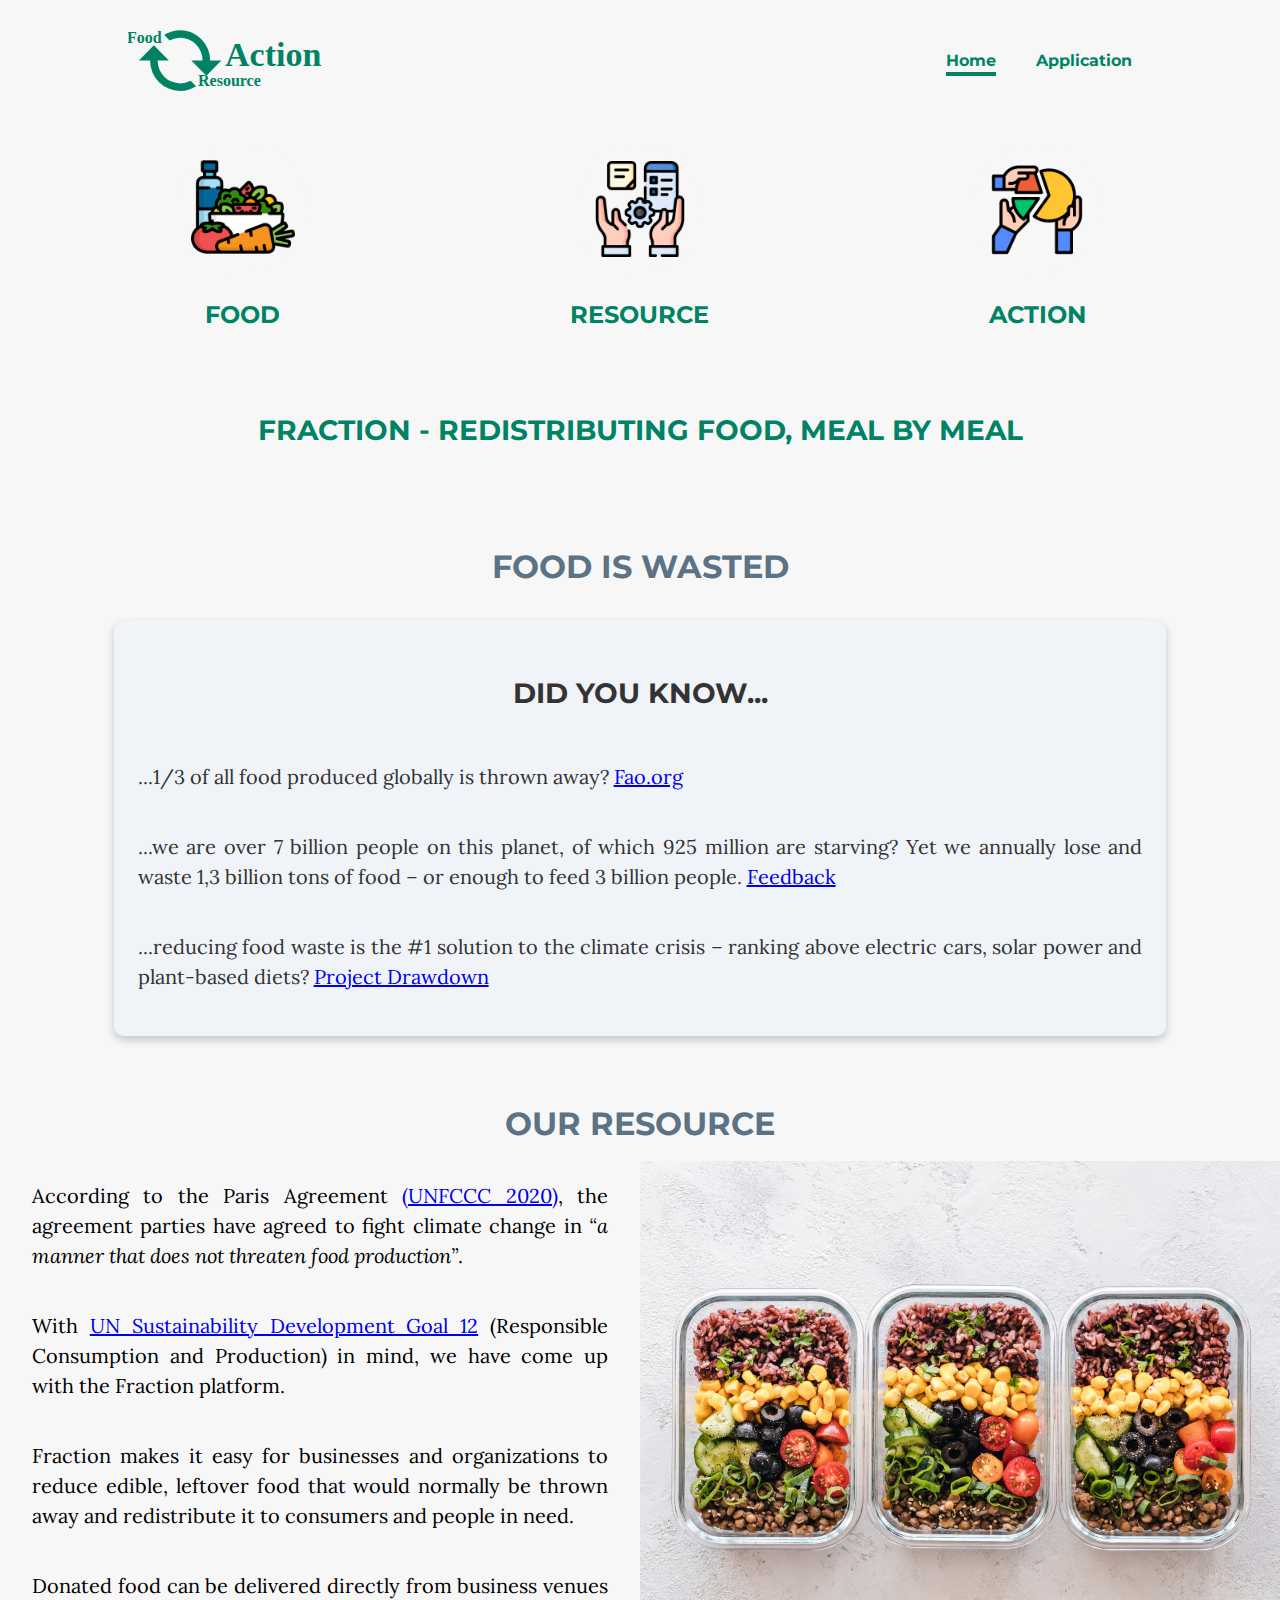
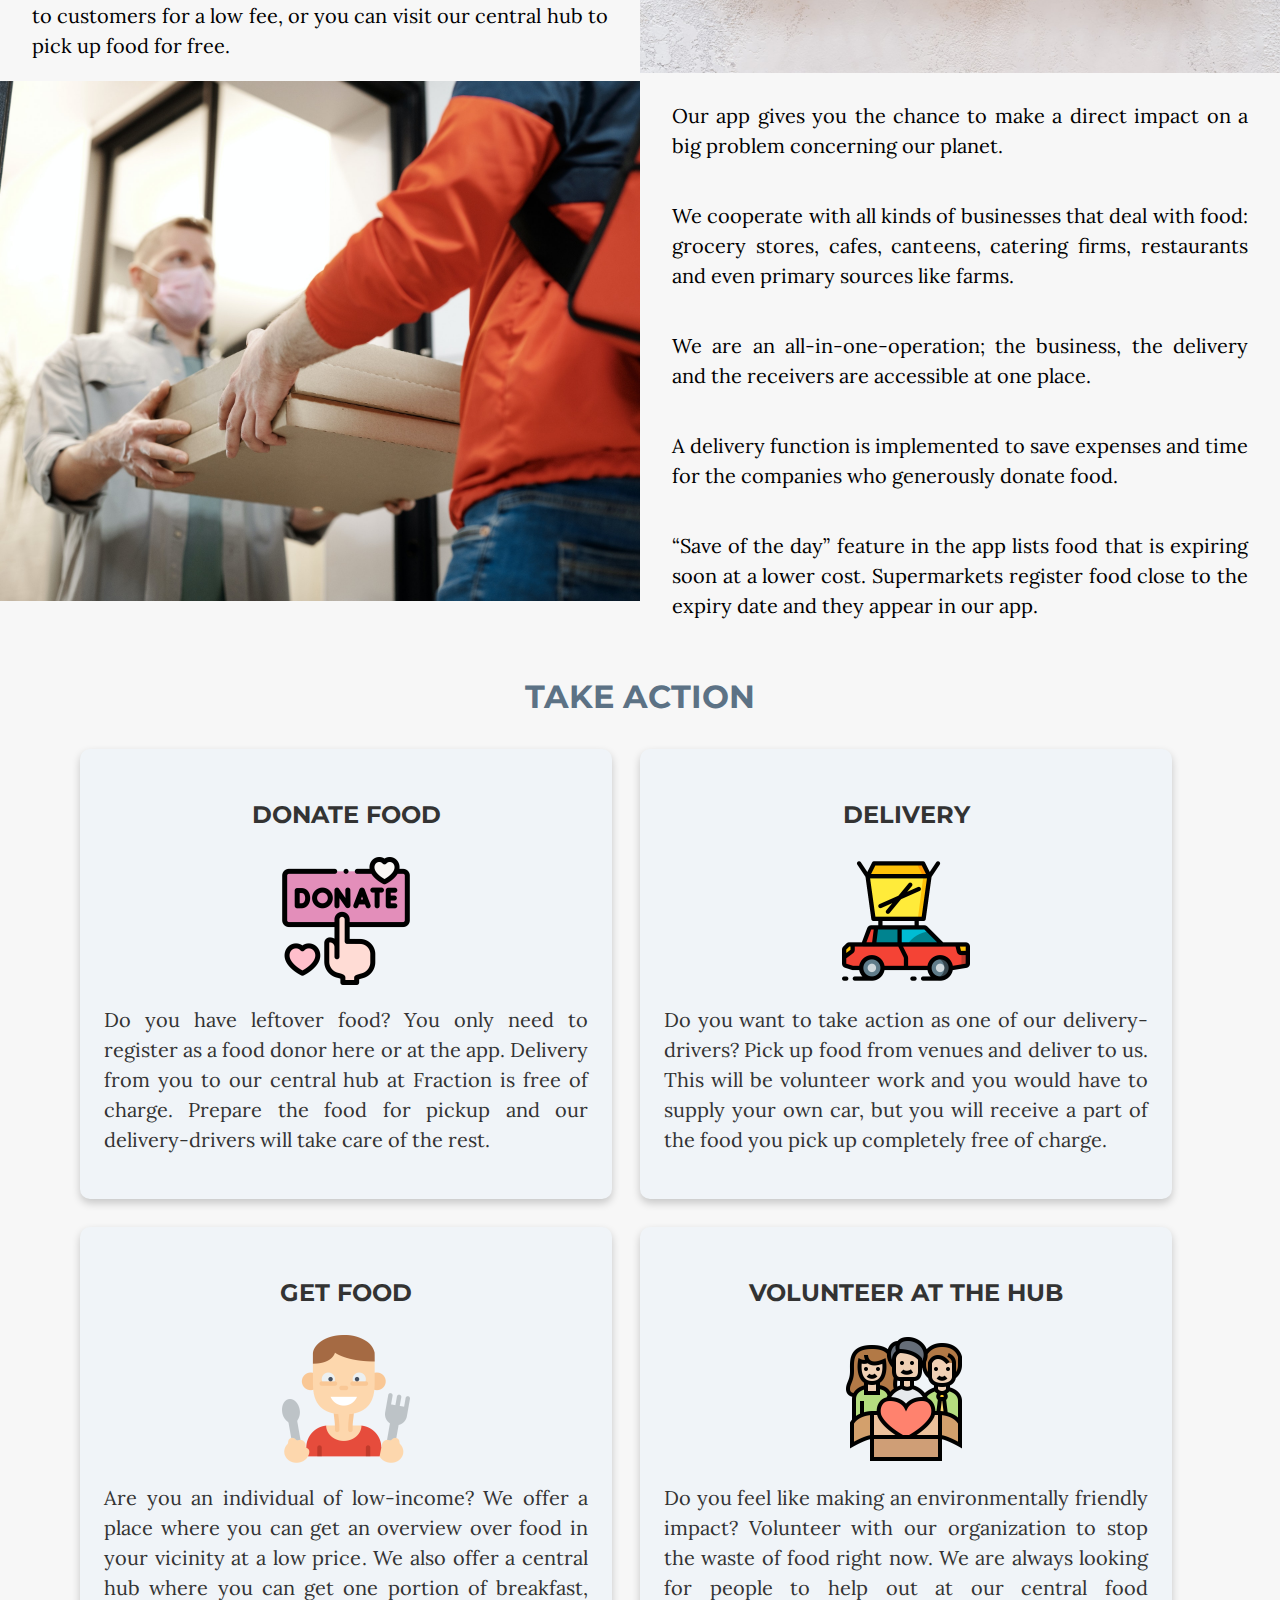
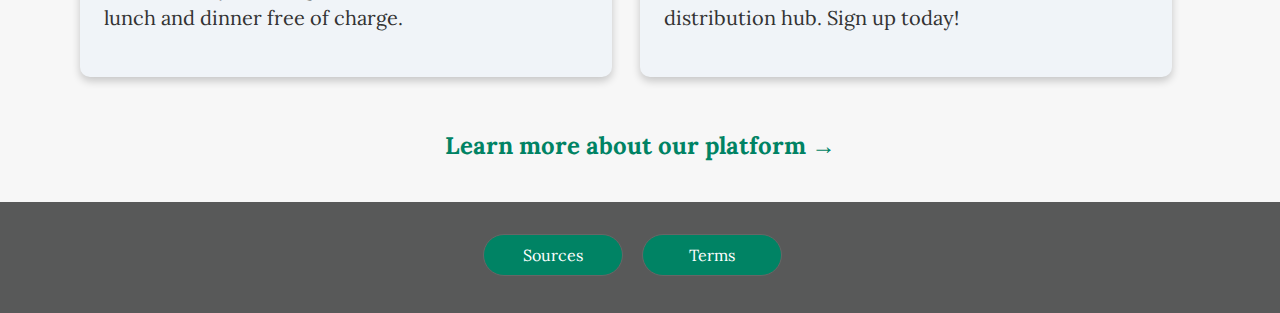
<file: index.html>
<!DOCTYPE html>
<html lang="en">

<!-- HEAD & STYLING -->

<head>
  <meta charset="UTF-8">
  <meta name="viewport" content="width=device-width, initial-scale=1.0">
  <meta http-equiv="X-UA-Compatible" content="ie=edge">
  <link rel="stylesheet" href="styles/global.css">
  <link rel="stylesheet" href="styles/index.css">
  <link rel="stylesheet" href="styles/navbar.css">
  <link href="https://fonts.googleapis.com/css?family=Lora:400,700|Montserrat:400" rel="stylesheet">
  <link rel="shortcut icon" href="img/Icons/favicon.ico" />
  <title>Fraction | Home</title>
</head>

<!-- NAVIGATION BAR -->
<navbar>
  <a id="logo" href="index.html"><img src="img/Icons/logo-green.svg" alt="logo"></a>
  <a id="logo-m" href="index.html"><img src="img/Icons/logo-green-m.svg" alt="Mobile logo"></a>
  <nav>
    <ul class="navbaren">
      <li><a class="active" href="index.html">Home</a></li>
      <li><a href="app.html">Application</a></li>
    </ul>
  </nav>
</navbar>

<body>


  <main id="main">

    <!-- SECTION ONE -->
    <section id="section-a" class="grid">

      <div class="content-wrap">
        <div class="content-text">
          <ul class="nav-grid">
            <li><br><img class="icons" src="img/Icons/iconh1.png" alt="Image showing food icon"><strong>
                <h3>FOOD</h3>
              </strong><br>
            </li>
            <li><br><img class="icons" src="img/Icons/iconh2.png" alt="Image showing icon of mobile phone and utilities"><strong>
                <h3>RESOURCE</h3>
              </strong><br>
            </li>
            <li><br><img class="icons" src="img/Icons/iconh3.png" alt="Image showing icon of a pie chart and hands"><strong>
                <h3>ACTION</h3>
              </strong><br>
            </li>
          </ul>
          <div class="content-wrap">
            <h2>Fraction - redistributing food, meal by meal</h2>
          </div>
        </div>
      </div>
      </div>
    </section>


    <!-- SECTION TWO -->
    <h1 class="content title">Food is wasted</h1>
    <section id="section-b" class="grid">

      <ul>
        <li>
          <div class="card">
            <div class="card-content">
              <h2>Did you know...</h2>
              <p>...1/3 of all food produced globally is thrown away? <a href="http://www.fao.org/food-loss-and-food-waste/flw-data)" target="_blank">Fao.org</a>
              </p>
              <p>
                ...we are over 7 billion people on this planet, of which 925 million are starving?
                Yet we annually lose and waste 1,3 billion tons of food – or enough to feed 3 billion people. <a href="https://feedbackglobal.org/knowledge-hub/food-waste-scandal/" target="_blank">Feedback</a>
              </p>

              <p>...reducing food waste is the #1 solution to the climate crisis – ranking above electric cars, solar power and plant-based diets?
                <a href="https://drawdown.org/" target="_blank">Project Drawdown</a>
              </p>
            </div>
          </div>
        </li>
      </ul>
    </section>


    <!-- SECTION THREE -->
    <h1 class="content title">Our Resource</h1>
    <section id="section-d" class="grid">
      <div class="box">

        <p>According to the Paris Agreement <a href="https://unfccc.int/process-and-meetings/the-paris-agreement/the-paris-agreement/nationally-determined-contributions-ndcs" target="_blank">(UNFCCC 2020)</a>, the agreement parties have agreed to
          fight climate change in <em>“a manner that does not threaten food production”</em>.
        </p>
        <p>
          With <a href="https://sdgs.un.org/goals/goal12" target="_blank">UN Sustainability Development Goal 12</a> (Responsible Consumption and Production)
          in mind, we have come up with the Fraction platform.</p>

        <p>Fraction makes it easy for businesses and organizations to reduce edible,
          leftover food that would normally be thrown away and redistribute it to consumers and people in need.</p>
        <p>
          Donated food can be delivered directly from business venues to customers for a low fee,
          or you can visit our central hub to pick up food for free.
        </p>
      </div>
      <div class="box">
        <img class="picture-noshow" src="img/fraction.jpg" alt="Picture of three vegetable meals.">
        <img class="mobilepicture" src="img/fraction-m.jpg" alt="Picture of three vegetable meals.">
      </div>
    </section>

    <!-- SECTION FOUR -->
    <section id="section-dt" class="grid">
      <div class="box">
        <img class="picture-noshow" src="img/delivery.jpg" alt="Picture of a guy delivering food.">
        <img class="mobilepicture" src="img/delivery-m.jpg" alt="Picture of three vegetable meals.">
      </div>
      <div class="box">
        <p>
          Our app gives you the chance to make a direct impact on a big problem concerning our planet.</p>
        <p>
          We cooperate with all kinds of businesses that deal with food: grocery stores, cafes, canteens, catering firms, restaurants and even primary sources like farms.</p>
        <p>We are an all-in-one-operation; the business, the delivery and the receivers are accessible at one place.</p>
        <p>A delivery function is implemented to save expenses and time for the companies who generously donate food. </p>
        <p>“Save of the day” feature in the app lists food that is expiring soon at a lower cost.
          Supermarkets register food close to the expiry date and they appear in our app.
        </p>
      </div>
    </section>

    <!-- SECTION FIVE -->
    <h1 class="content title">Take Action</h1>
    <section id="section-e" class="grid">
      <ul>
        <li>
          <div class="card">
            <div class="card-content tekst">
              <h3 class="card-title">Donate Food</h3>
              <img class="icons" src="img/Icons/donate.png" alt="Icon showing a donate button">
              <p>Do you have leftover food? You only need to register as a food donor here or at the app.
                Delivery from you to our central hub at Fraction is free of charge.
                Prepare the food for pickup and our delivery-drivers will take care of the rest.</p>


            </div>
          </div>
        </li>
        <li>
          <div class="card">
            <div class="card-content tekst">
              <h3 class="card-title">Delivery</h3>
              <img class="icons" src="img/Icons/car.png" alt="Icon showing a delivery car">
              <p>Do you want to take action as one of our delivery-drivers? Pick up food from venues and deliver to us.
                This will be volunteer work and you would have to supply your own car,
                but you will receive a part of the food you pick up completely free of charge.</p>
            </div>
          </div>
        </li>
        <li>
          <div class="card">
            <div class="card-content tekst">
              <h3 class="card-title">Get Food</h3>
              <img class="icons" src="img/Icons/eating.png" alt="Icon show a person eating">
              <p>Are you an individual of low-income? We offer a place where you can get an overview over food in your vicinity at a low price.
                We also offer a central hub where you can get one portion of breakfast, lunch and dinner free of charge.</p>

            </div>
          </div>
        </li>
        <li>
          <div class="card">
            <div class="card-content tekst">
              <h3 class="card-title">Volunteer at the Hub</h3>
              <img class="icons" src="img/Icons/volunteer.png" alt="Icon showing volunteers">
              <p>Do you feel like making an environmentally friendly impact?
                Volunteer with our organization to stop the waste of food right now.
                We are always looking for people to help out at
                our central food distribution hub. Sign up today!
              </p>

            </div>
          </div>
        </li>
      </ul>
    </section>

  </main>

  <div class="arrow picture-noshow">
    <a href="app.html">Learn more about our platform &#8594;</a>
  </div>

  <div class="arrow mobilepicture">
    <a href="app.html">Learn more &#8594;</a>
  </div>

  <!-- FOOTER -->
  <footer id="main-footer">
    <div><a href="sources.html" class="btn">Sources</a>
      <a href="terms.html" class="btn">Terms</a>
    </div>
  </footer>

</body>

</html>
</file>
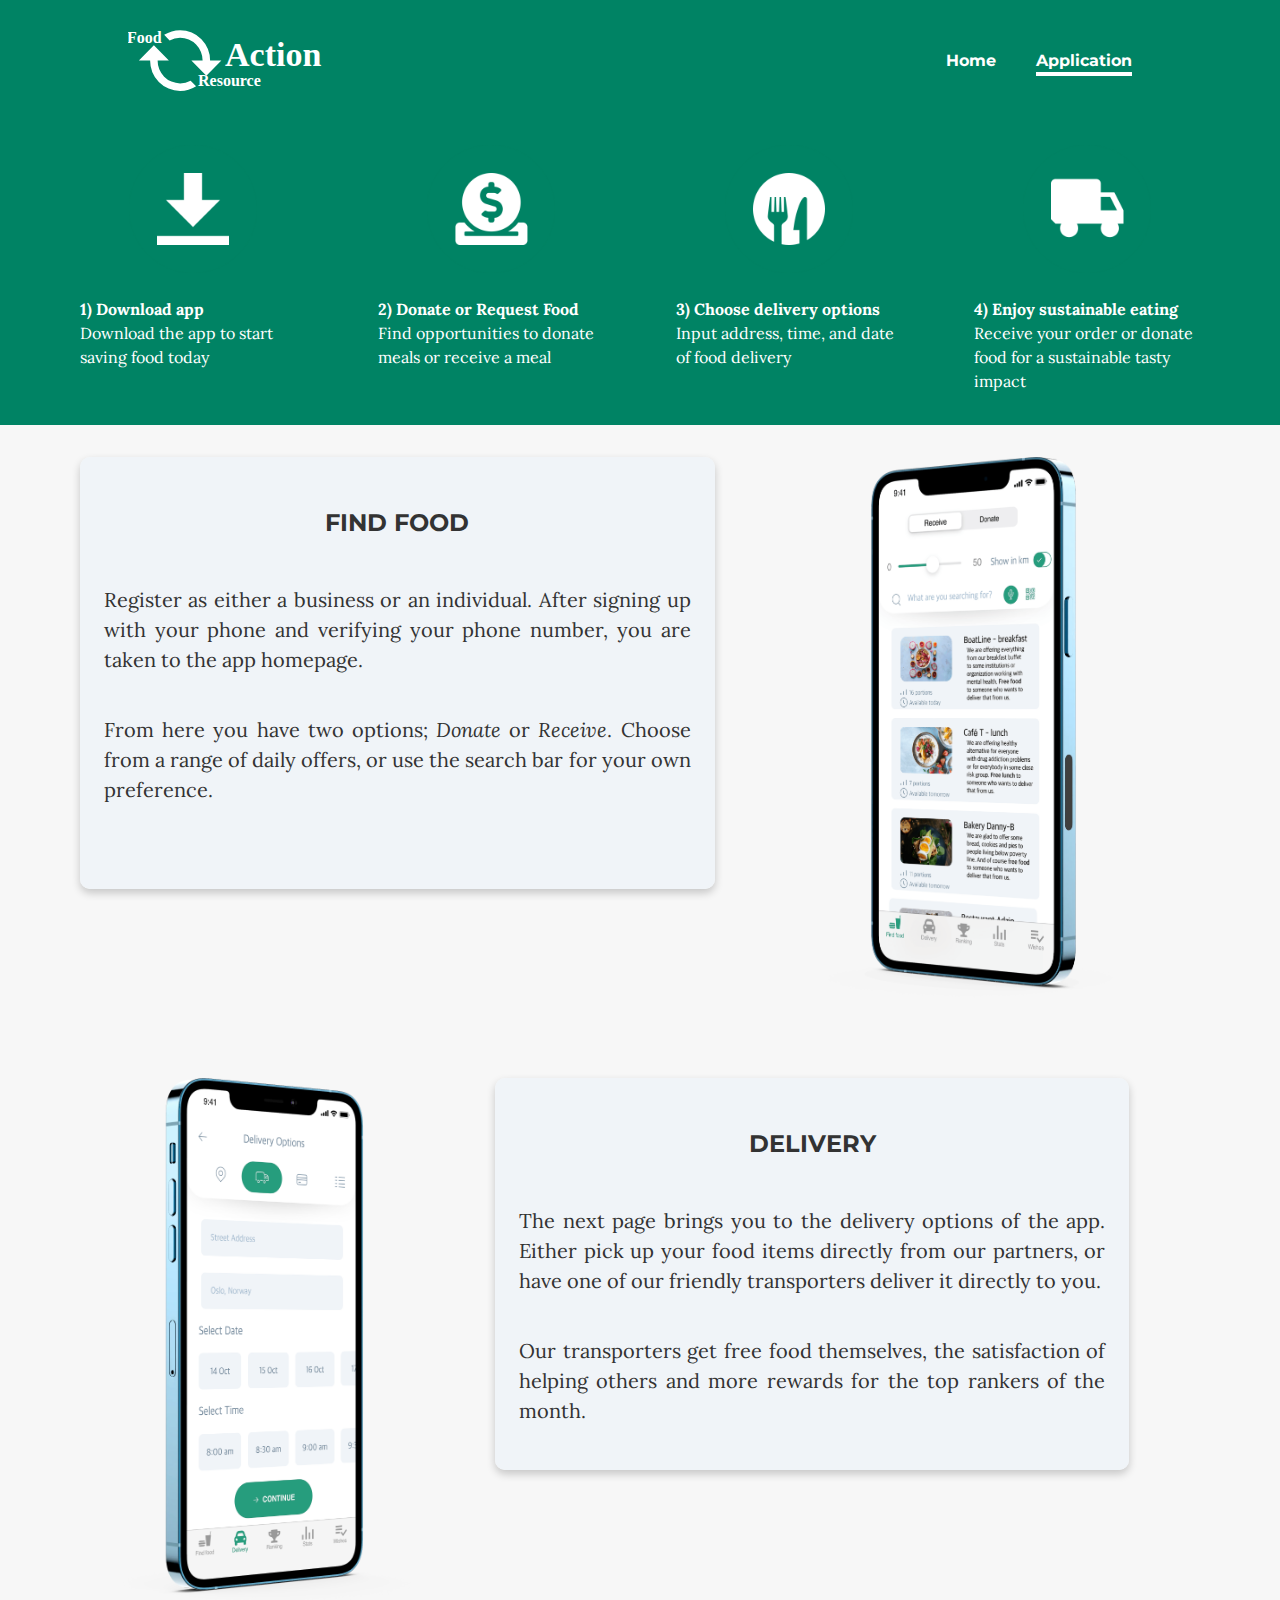
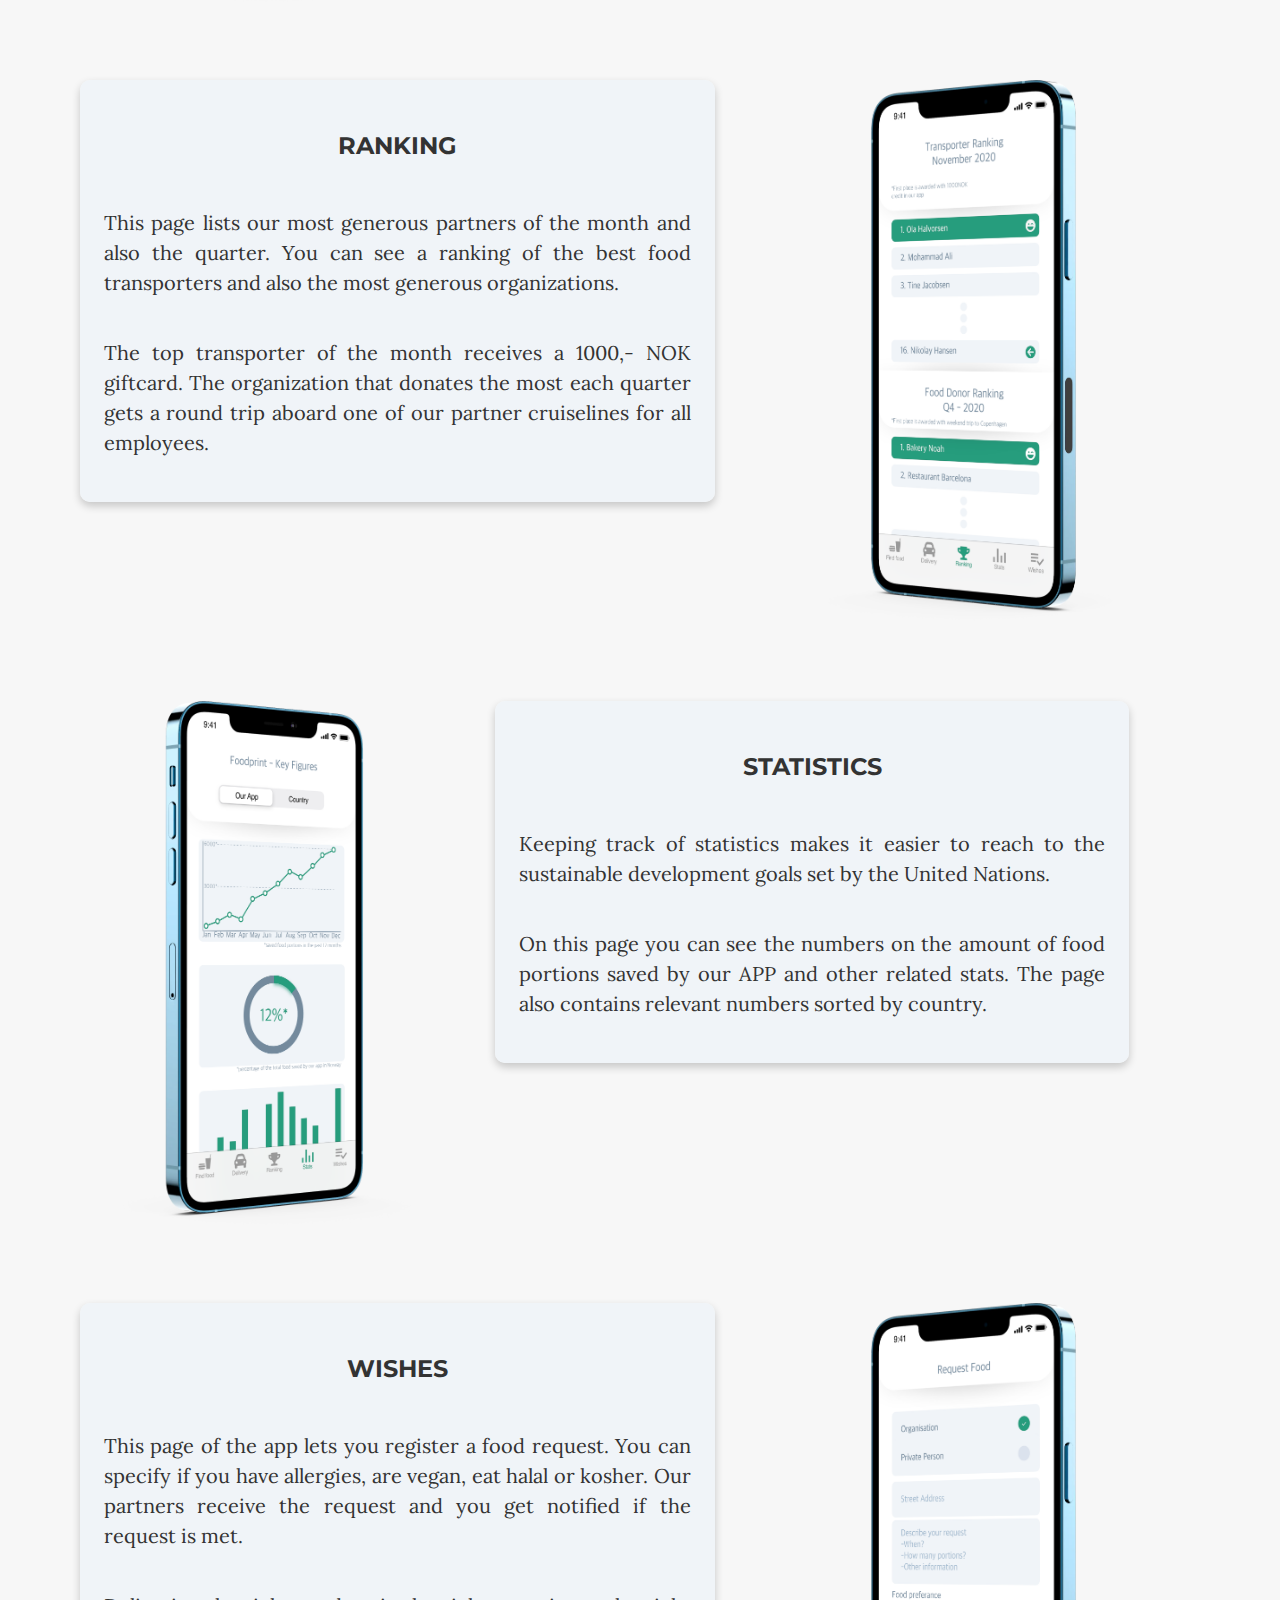
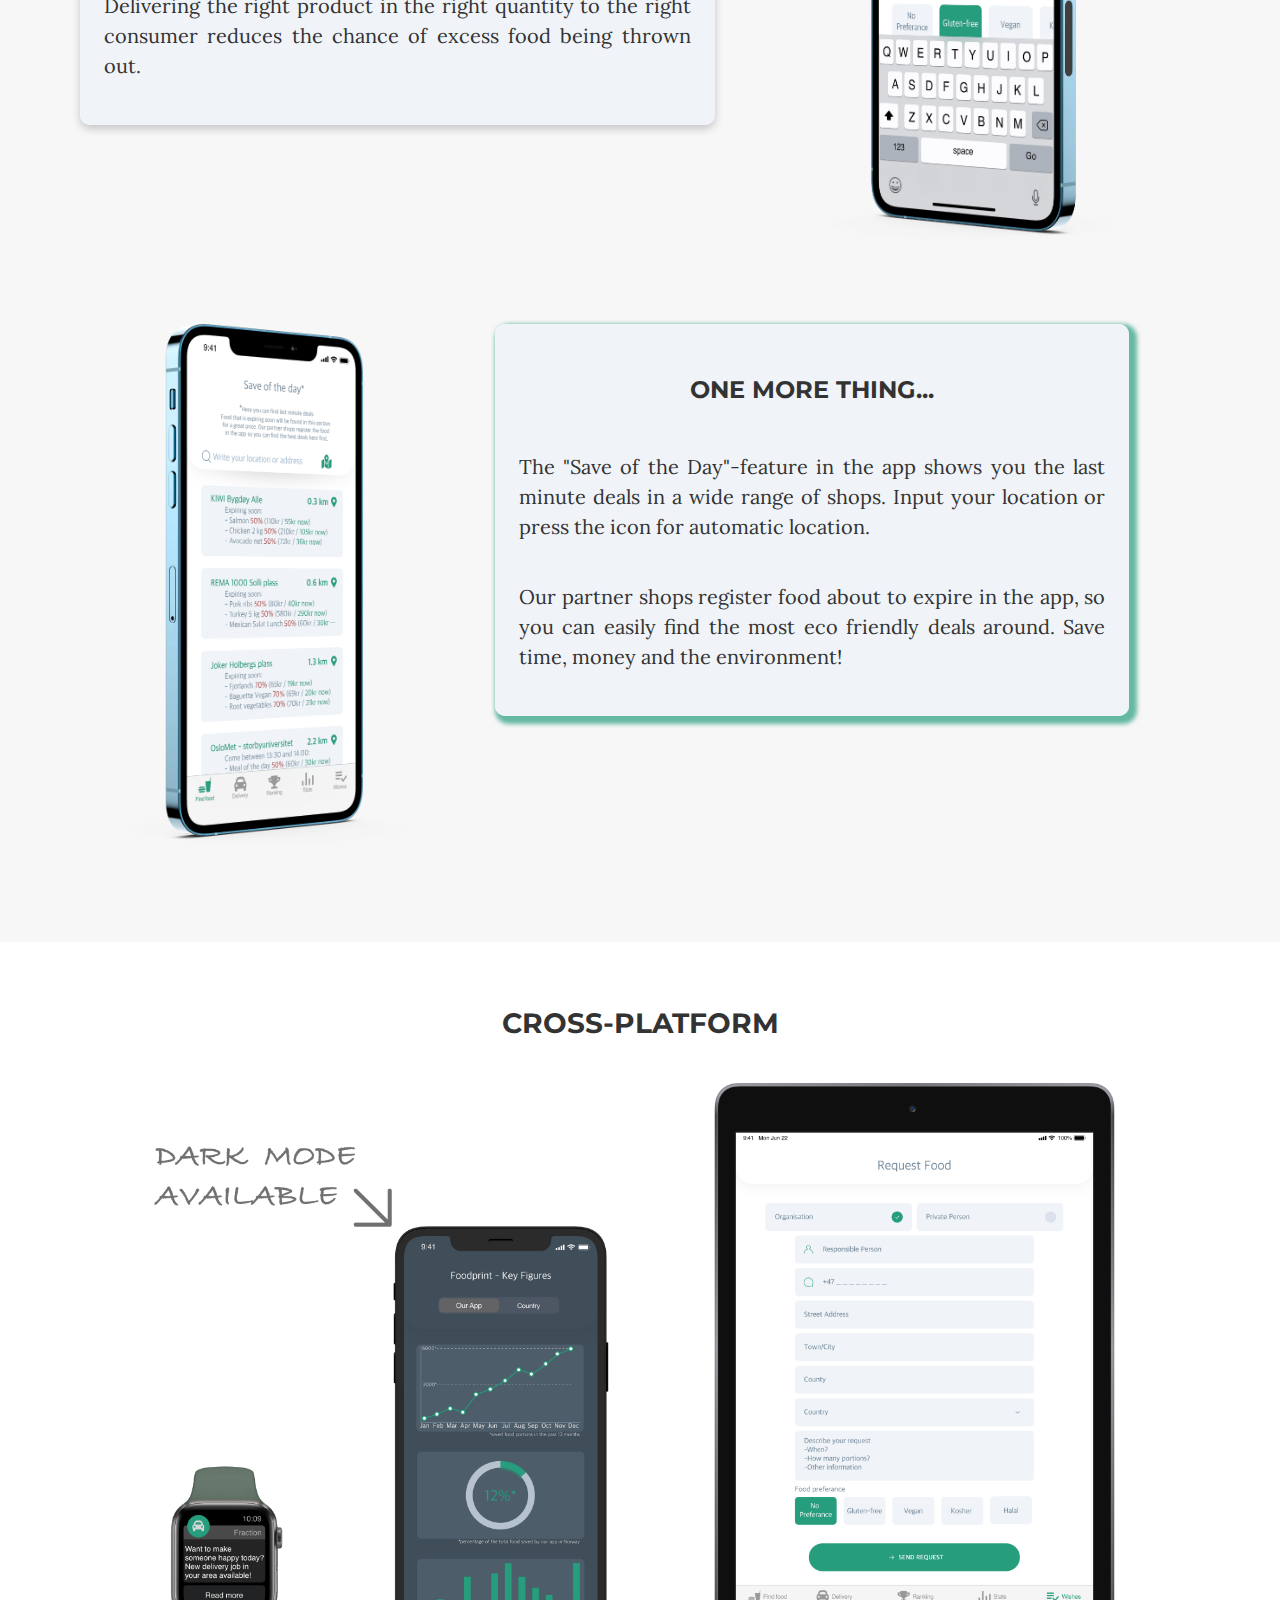
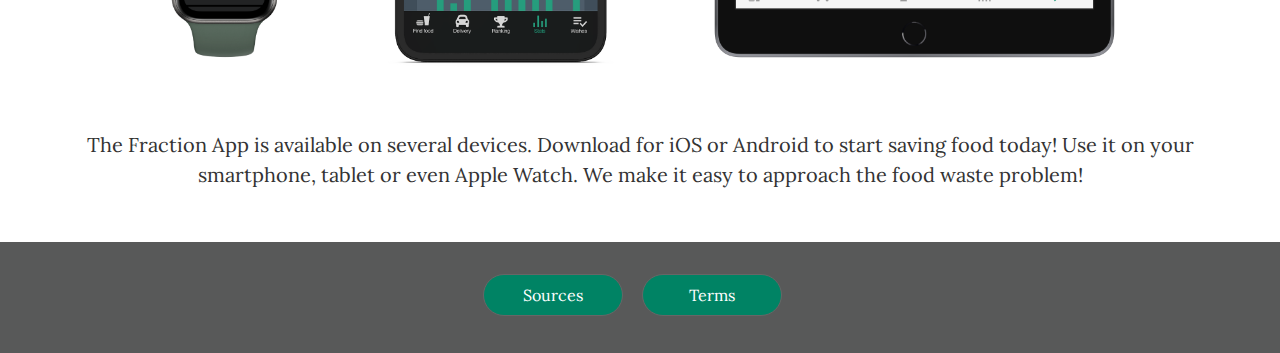
<file: app.html>
<!DOCTYPE html>
<html lang="en">

<!-- HEAD & STYLING -->

<head>
  <meta charset="UTF-8">
  <meta name="viewport" content="width=device-width, initial-scale=1.0">
  <meta http-equiv="X-UA-Compatible" content="ie=edge">
  <link rel="stylesheet" href="styles/global.css">
  <link rel="stylesheet" href="styles/app.css">
  <link rel="stylesheet" href="styles/navbar.css">
  <link href="https://fonts.googleapis.com/css?family=Lora:400,700|Montserrat:400" rel="stylesheet">
  <link rel="shortcut icon" href="img/Icons/favicon.ico" />
  <title>Fraction | App </title>
</head>

<!-- NAVIGATION BAR -->
<navbar>
  <a id="logo" href="index.html"><img src="img/Icons/logo.svg" alt="logo"></a>
  <a id="logo-m" href="index.html"><img src="img/Icons/logo-m.svg" alt="Mobile logo"></a>
  <nav>
    <ul class="navbaren">
      <li><a href="index.html">Home</a></li>
      <li><a class="active" href="app.html">Application</a></li>
    </ul>
  </nav>
</navbar>

<body>

  <main id="main">

    <!-- SECTION ONE -->
    <section id="section-a" class="grid">
      <div class="content-wrap">
        <div class="content-text">
          <ul class="nav-grid">
            <li><br><img class="icons" src="img/Icons/icon1.png" alt="Image showing download icon"><br><strong>1) Download app</strong><br>Download the app to start saving food today
            </li>
            <li><br><img class="icons" src="img/Icons/icon2.png" alt="Image showing donate icon"><br><strong>2) Donate or Request Food</strong><br>Find opportunities to donate meals or receive a meal
            </li>
            <li><br><img class="icons" src="img/Icons/icon3.png" alt="Image showing truck icon"><br><strong>3) Choose delivery options</strong><br>Input address, time, and date of food delivery
            </li>
            <li><br><img class="icons" src="img/Icons/icon4.png" alt="Image showing meal icon"><br><strong>4) Enjoy sustainable eating</strong><br>Receive your order or donate food for a sustainable tasty impact
            </li>
          </ul>
        </div>
      </div>
      </div>
    </section>

    <!-- SECTION TWO -->
    <section id="section-b" class="grid">
      <!--Start of first APP menu --->
      <ul>
        <li>
          <div class="card">
            <div class="card-content tekst">
              <h3 class="card-title">Find Food</h3>
              <p>Register as either a business or an individual.
                After signing up with your phone and verifying your phone number, you are taken to the app homepage.</p>
              <p>From here you have two options; <em>Donate</em> or <em>Receive</em>.
                Choose from a range of daily offers, or use the search bar for your own preference.
              </p>
              </p>
              <!--IMAGE FOR MOBILE DEVICES --->
              <img class="mobilepicture" src="img/AppMobile/1mobile.png" alt="Mobile version of picture one">
            </div>
          </div>
        </li>
        <li>
          <div class="card bilde">
            <img src="img/App/iphone1.png" alt="Image showing central part of an app">
          </div>
        </li>
      </ul>
      <!--Start of second APP menu --->
      <ul class="left">
        <li>
          <div class="card bilde">
            <img src="img/App/iphone2.png" alt="Image shows how delivery works in real life by using app">
          </div>
        </li>
        <li>
          <div class="card">
            <div class="card-content tekst">
              <h3 class="card-title">Delivery</h3>
              <p>The next page brings you to the delivery options of the app. Either pick up your food items
                directly from our partners, or have one of our friendly transporters deliver it directly to you.</p>
              <p>Our transporters get free food themselves, the satisfaction of helping others and more rewards
                for the top rankers of the month.</p>
              <!--IMAGE FOR MOBILE DEVICES --->
              <img class="mobilepicture" src="img/AppMobile/2mobile.png" alt="Mobile
              version of delivery in app">
            </div>
          </div>
        </li>
      </ul>
      <!--Start of third APP menu --->
      <ul>
        <li>
          <div class="card">
            <div class="card-content tekst">
              <h3 class="card-title">Ranking</h3>
              <p>This page lists our most generous partners of the month and also the quarter.
                You can see a ranking of the best food transporters and also the most generous
                organizations.</p>
              <p>The top transporter of the month receives a 1000,- NOK giftcard.
                The organization that donates the most each quarter gets a round trip aboard
                one of our partner cruiselines
                for all employees.
              </p>
              <!--IMAGE FOR MOBILE DEVICES --->
              <img class="mobilepicture" src="img/AppMobile/3mobile.png" alt="Image shows how
              ranking works on our app with some generated names">
            </div>
          </div>
        </li>
        <li>
          <div class="card bilde">
            <img src="img/App/iphone3.png" alt="Mobile verson of ranking picture">
          </div>
        </li>
      </ul>
      <!--Start of fourth APP menu --->
      <ul class="left">
        <li>
          <div class="card bilde">
            <img src="img/App/iphone4.png" alt="Image shows how statistics works
            on our app with some information about 2020">
          </div>
        </li>
        <li>
          <div class="card">
            <div class="card-content tekst">
              <h3 class="card-title">Statistics</h3>
              <p>Keeping track of statistics makes it easier to reach to the
                sustainable development goals set by the United Nations.</p>
              <p>On this page you can see the numbers on the amount of food portions saved by our APP
                and other related stats. The page also contains relevant numbers sorted by country.</p>
              <!--IMAGE FOR MOBILE DEVICES --->
              <img class="mobilepicture" src="img/AppMobile/4mobile.png" alt="Mobile verson of statistics picture">
            </div>
          </div>
        </li>
      </ul>
      <!--Start of fifth APP menu --->
      <ul>
        <li>
          <div class="card">
            <div class="card-content tekst">
              <h3 class="card-title">Wishes</h3>
              <p>This page of the app lets you register a food request. You can specify if you have
                allergies, are vegan, eat halal or kosher. Our partners receive the request and
                you get notified if the request is met.</p>
              <p>Delivering the right product in the right quantity to the right consumer reduces the
                chance of excess food being thrown out.</p>
              <!--IMAGE FOR MOBILE DEVICES --->
              <img class="mobilepicture" src="img/AppMobile/5mobile.png" alt="Image showing how requests works on app">
            </div>
          </div>
        </li>
        <li>
          <div class="card bilde">
            <img src="img/App/iphone5.png" alt="Mobile version of a last picture">
          </div>
        </li>
      </ul>
      <!--Start of sixth APP menu --->
      <ul class="left">
        <li>
          <div class="card bilde">
            <img src="img/App/iphone6.png" alt="Image shows how statistics works
            on our app with some information about 2020">
          </div>
        </li>
        <li>
          <div id="card6">
            <div class="card-content tekst">
              <h3 class="card-title">One more thing...</h3>
              <p>The "Save of the Day"-feature in the app shows you the last minute deals in a wide range of
                shops. Input your location or press the icon for automatic location.</p>
              <p>Our partner shops register food about to expire in the app, so you can easily find
                the most eco friendly deals around. Save time, money and the environment!</p>
              <!--IMAGE FOR MOBILE DEVICES --->
              <img class="mobilepicture" src="img/AppMobile/6mobile.png" alt="Mobile verson of statistics picture">
            </div>
          </div>
        </li>
      </ul>
      </ul>
    </section>

    <!--MULTIPLATFORM SECTION --->
    <section id="section-c">
      <div class="content-wrap">
        <h2 class="content" id="title">Cross-platform</h2>
        <img id="devices" src="img/App/alldevices.png" alt="Picture of the app on multiple mobile devices">
        <!--IMAGE FOR MOBILE DEVICES --->
        <img id="devices-mobile" src="img/AppMobile/alldevicesmobile.png" alt="Picture of the app on multiple mobile devices">
        <p>The Fraction App is available on several devices.
          Download for iOS or Android to start saving food today!
          Use it on your smartphone, tablet or even Apple Watch. We make it easy to approach the food waste problem!</p>
      </div>
    </section>

  </main>

  <!-- FOOTER -->
  <footer id="main-footer">
    <div><a href="sources.html" class="btn">Sources</a>
      <a href="terms.html" class="btn">Terms</a>
    </div>
  </footer>

</body>

</html>
</file>
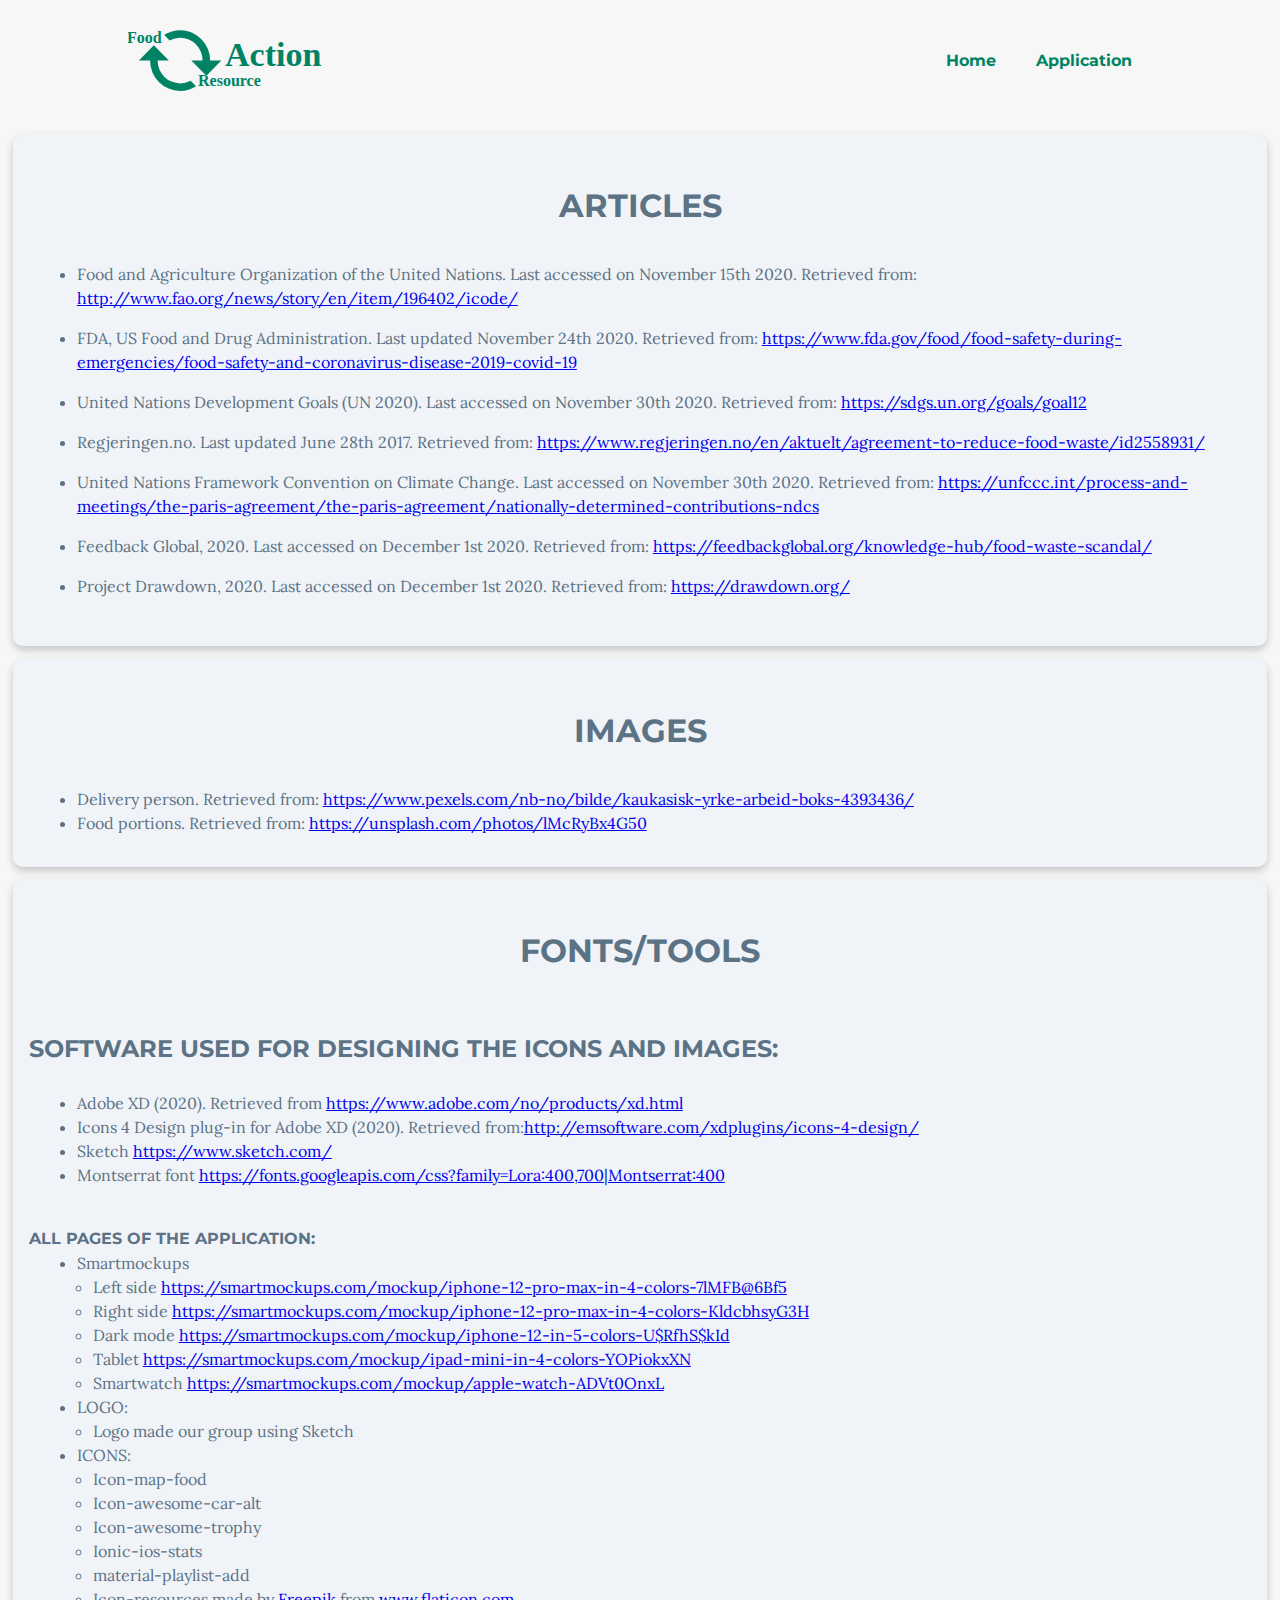
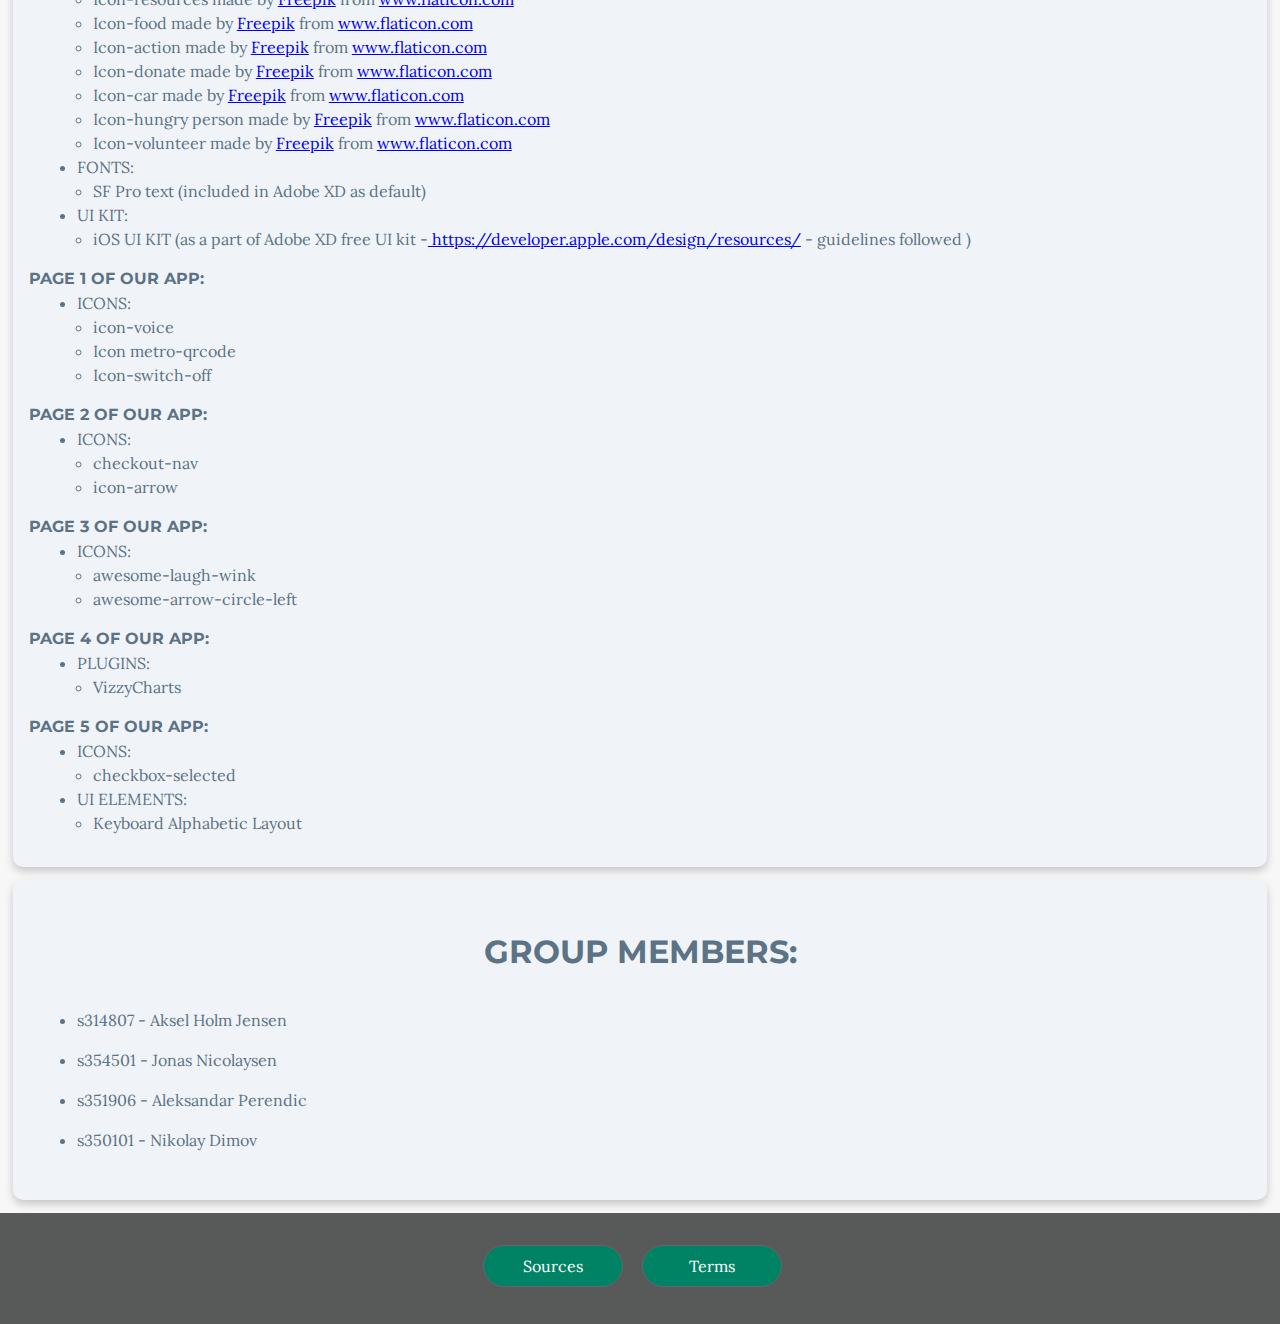
<file: sources.html>
<!DOCTYPE html>
<html lang="en">

<!-- HEAD & STYLING -->

<head>
  <meta charset="UTF-8">
  <meta name="viewport" content="width=device-width, initial-scale=1.0">
  <meta http-equiv="X-UA-Compatible" content="ie=edge">
  <link rel="stylesheet" href="styles/global.css">
  <link rel="stylesheet" href="styles/sources.css">
  <link rel="stylesheet" href="styles/navbar.css">
  <link href="https://fonts.googleapis.com/css?family=Lora:400,700|Montserrat:400" rel="stylesheet">
  <link rel="shortcut icon" href="img/Icons/favicon.ico" />
  <title>Fraction | Sources</title>
</head>

<!-- NAVIGATION BAR -->
<navbar>
  <a id="logo" href="index.html"><img src="img/Icons/logo-green.svg" alt="logo"></a>
  <a id="logo-m" href="index.html"><img src="img/Icons/logo-green-m.svg" alt="Mobile logo"></a>
  <nav>
    <ul class="navbaren">
      <li><a href="index.html">Home</a></li>
      <li><a href="app.html">Application</a></li>
    </ul>
  </nav>
</navbar>

<!-- MAIN -->

<body>
  <div class="source">
    <h1>Articles</h1>
    <ul class="first_line">
      <li class="articles">Food and Agriculture Organization of the United Nations.
        Last accessed on November 15th 2020. Retrieved from: <a href="http://www.fao.org/news/story/en/item/196402/icode/" target="_blank">http://www.fao.org/news/story/en/item/196402/icode/</a>
      </li>

      <li class="articles">FDA, US Food and Drug Administration. Last updated November 24th 2020. Retrieved from:
        <a href="https://www.fda.gov/food/food-safety-during-emergencies/food-safety-and-coronavirus-disease-2019-covid-19" target="_blank">https://www.fda.gov/food/food-safety-during-emergencies/food-safety-and-coronavirus-disease-2019-covid-19</a>
      </li>

      <li class="articles">United Nations Development Goals (UN 2020). Last accessed on November 30th 2020. Retrieved from: <a href="https://sdgs.un.org/goals/goal12" target="_blank">https://sdgs.un.org/goals/goal12</a>
      </li>

      <li class="articles">Regjeringen.no. Last updated June 28th 2017. Retrieved from:
        <a href="https://www.regjeringen.no/en/aktuelt/agreement-to-reduce-food-waste/id2558931/" target="_blank">https://www.regjeringen.no/en/aktuelt/agreement-to-reduce-food-waste/id2558931/</a>
      </li>

      <li class="articles">United Nations Framework Convention on Climate Change. Last accessed on November 30th 2020. Retrieved from:
        <a href="https://unfccc.int/process-and-meetings/the-paris-agreement/the-paris-agreement/nationally-determined-contributions-ndcs"
          target="_blank">https://unfccc.int/process-and-meetings/the-paris-agreement/the-paris-agreement/nationally-determined-contributions-ndcs</a>
      </li>

      <li class="articles">Feedback Global, 2020. Last accessed on December 1st 2020. Retrieved from:
        <a href="https://feedbackglobal.org/knowledge-hub/food-waste-scandal/" target="_blank">https://feedbackglobal.org/knowledge-hub/food-waste-scandal/</a>
      </li>

      <li class="articles">Project Drawdown, 2020. Last accessed on December 1st 2020. Retrieved from:
        <a href="https://drawdown.org/" target="_blank">https://drawdown.org/</a>
      </li>
    </ul>
  </div>

  <div class="source">
    <h1>Images</h1>
    <ul class="first_line">
      <li>Delivery person. Retrieved from: <a href="https://www.pexels.com/nb-no/bilde/kaukasisk-yrke-arbeid-boks-4393436/" target="_blank"
          alt="Picture of a guy delivering food.">https://www.pexels.com/nb-no/bilde/kaukasisk-yrke-arbeid-boks-4393436/</a>
      </li>
      <li>Food portions. Retrieved from: <a href="  https://unsplash.com/photos/lMcRyBx4G50" target="_blank" alt="Picture of three vegetable meals."> https://unsplash.com/photos/lMcRyBx4G50</a>
      </li>
    </ul>
  </div>
  <div class="source">
    <h1>Fonts/Tools</h1>
    <h3>Software used for designing the icons and images:</h3>
    <ul class="first_line">
      <li>Adobe XD (2020). Retrieved from <a href="https://www.adobe.com/no/products/xd.html" target="_blank">https://www.adobe.com/no/products/xd.html</a></li>
      <li>Icons 4 Design plug-in for Adobe XD (2020). Retrieved from:<a href="http://emsoftware.com/xdplugins/icons-4-design/" target="_blank">http://emsoftware.com/xdplugins/icons-4-design/</a> </li>
      <li>Sketch <a href="https://www.sketch.com/" target="_blank">https://www.sketch.com/</a></li>
      <li>Montserrat font <a href="https://fonts.googleapis.com/css?family=Lora:400,700|Montserrat:400">https://fonts.googleapis.com/css?family=Lora:400,700|Montserrat:400</a></li>
    </ul>
    <br>

    <h4>All pages of the application:</h4>
    <ul class="first_line">
      <li>Smartmockups
        <ul class="second_line">
          <li>Left side <a href="https://smartmockups.com/mockup/iphone-12-pro-max-in-4-colors-7lMFB@6Bf5" target="_blank">https://smartmockups.com/mockup/iphone-12-pro-max-in-4-colors-7lMFB@6Bf5</a></li>
          <li>Right side <a href="https://smartmockups.com/mockup/iphone-12-pro-max-in-4-colors-KldcbhsyG3H" target="_blank">https://smartmockups.com/mockup/iphone-12-pro-max-in-4-colors-KldcbhsyG3H</a></li>
          <li>Dark mode <a href="https://smartmockups.com/mockup/iphone-12-in-5-colors-U$RfhS$kId" target="_blank">https://smartmockups.com/mockup/iphone-12-in-5-colors-U$RfhS$kId</a></li>
          <li>Tablet <a href="https://smartmockups.com/mockup/ipad-mini-in-4-colors-YOPiokxXN" target="_blank">https://smartmockups.com/mockup/ipad-mini-in-4-colors-YOPiokxXN</a></li>
          <li>Smartwatch <a href="https://smartmockups.com/mockup/apple-watch-ADVt0OnxL" target="_blank">https://smartmockups.com/mockup/apple-watch-ADVt0OnxL</a></li>
        </ul>
      </li>

      <li>LOGO:
        <ul class="second_line">

          <li>Logo made our group using Sketch</li>
        </ul>
      </li>

      <li>ICONS:
        <ul class="second_line">

          <li>Icon-map-food</li>
          <li>Icon-awesome-car-alt</li>
          <li>Icon-awesome-trophy</li>
          <li>Ionic-ios-stats</li>
          <li>material-playlist-add</li>
          <li>Icon-resources made by <a href="https://www.flaticon.com/authors/freepik" target="_blank" title="Freepik">Freepik</a> from <a href="https://www.flaticon.com/" target="_blank" title="Flaticon">www.flaticon.com</a></li>
          <li>Icon-food made by <a href="https://www.flaticon.com/authors/freepik" target="_blank" title="Freepik">Freepik</a> from <a href="https://www.flaticon.com/" target="_blank" title="Flaticon">www.flaticon.com</a></li>
          <li>Icon-action made by <a href="https://www.flaticon.com/authors/freepik" target="_blank" title="Freepik">Freepik</a> from <a href="https://www.flaticon.com/" target="_blank" title="Flaticon">www.flaticon.com</a></li>
          <li>Icon-donate made by <a href="https://www.flaticon.com/authors/freepik" target="_blank" title="Freepik">Freepik</a> from <a href="https://www.flaticon.com/" target="_blank" title="Flaticon">www.flaticon.com</a></li>
          <li>Icon-car made by <a href="https://www.flaticon.com/authors/freepik" target="_blank" title="Freepik">Freepik</a> from <a href="https://www.flaticon.com/" target="_blank" title="Flaticon">www.flaticon.com</a></li>
          <li>Icon-hungry person made by <a href="https://www.flaticon.com/authors/freepik" target="_blank" title="Freepik">Freepik</a> from <a href="https://www.flaticon.com/" target="_blank" title="Flaticon">www.flaticon.com</a></li>
          <li>Icon-volunteer made by <a href="https://www.flaticon.com/authors/freepik" target="_blank" title="Freepik">Freepik</a> from <a href="https://www.flaticon.com/" target="_blank" title="Flaticon">www.flaticon.com</a></li>

        </ul>
      </li>

      <li>FONTS:
        <ul class="second_line">
          <li>SF Pro text (included in Adobe XD as default)</li>
        </ul>
      </li>

      <li>UI KIT:
        <ul class="second_line">
          <li>iOS UI KIT (as a part of Adobe XD free UI kit -<a href=" https://developer.apple.com/design/resources/" target="_blank"> https://developer.apple.com/design/resources/</a> - guidelines followed )</li>
        </ul>
      </li>

    </ul>

    <h4>Page 1 of our app:</h4>
    <ul class="first_line">
      <li>ICONS:

        <ul class="second_line">
          <li>icon-voice</li>
          <li>Icon metro-qrcode</li>
          <li>Icon-switch-off</li>
        </ul>
      </li>
    </ul>

    <h4>Page 2 of our app:</h4>

    <ul class="first_line">
      <li>ICONS:
        <ul class="second_line">
          <li>checkout-nav</li>
          <li>icon-arrow</li>
        </ul>
      </li>
    </ul>

    <h4>Page 3 of our app:</h4>

    <ul class="first_line">
      <li>ICONS:
        <ul class="second_line">
          <li>awesome-laugh-wink</li>
          <li>awesome-arrow-circle-left</li>
        </ul>
      </li>
    </ul>

    <h4>Page 4 of our app:</h4>
    <ul class="first_line">
      <li>PLUGINS:</li>
      <ul class="second_line">
        <li>VizzyCharts</li>
      </ul>
    </ul>

    <h4>Page 5 of our app:</h4>
    <ul class="first_line">
      <li>ICONS:
        <ul class="second_line">
          <li>checkbox-selected</li>
        </ul>
      </li>

      <li>UI ELEMENTS:
        <ul class="second_line">
          <li>Keyboard Alphabetic Layout</li>
        </ul>
      </li>
    </ul>
  </div>

  <div class="source">
    <h1>Group members:</h1>
    <ul class="first_line">
      <li class="group">s314807 - Aksel Holm Jensen</li>
      <li class="group">s354501 - Jonas Nicolaysen</li>
      <li class="group">s351906 - Aleksandar Perendic</li>
      <li class="group">s350101 - Nikolay Dimov</li>
    </ul>
  </div>
</body>
<footer id="main-footer">
  <div><a href="sources.html" class="btn">Sources</a>
    <a href="terms.html" class="btn">Terms</a>
  </div>
</footer>

</html>
</file>
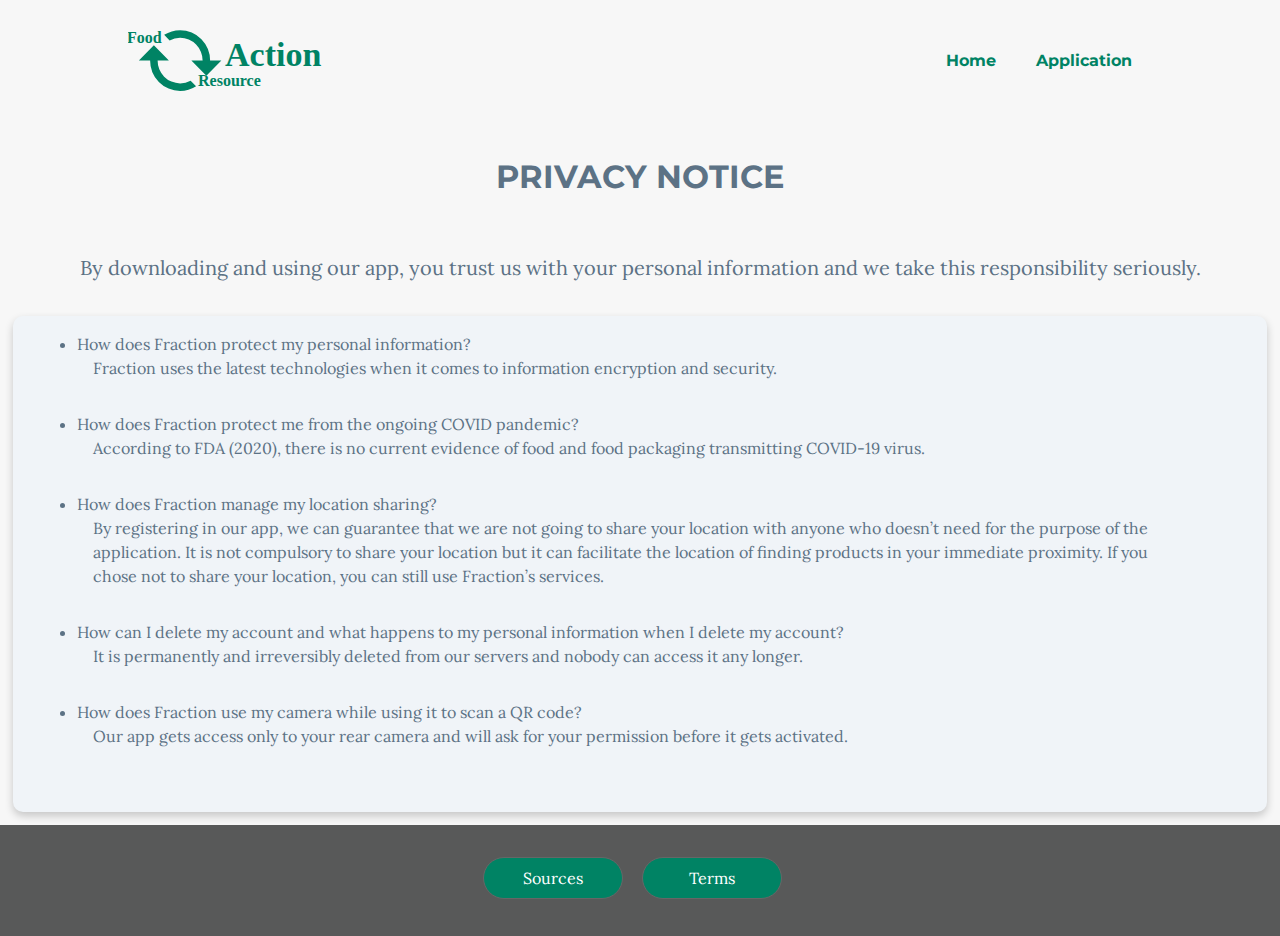
<file: terms.html>
<!DOCTYPE html>
<html lang="en">

<!-- HEAD & STYLING -->

<head>
  <meta charset="UTF-8">
  <meta name="viewport" content="width=device-width, initial-scale=1.0">
  <meta http-equiv="X-UA-Compatible" content="ie=edge">
  <link rel="stylesheet" href="styles/terms.css">
  <link rel="stylesheet" href="styles/navbar.css">
  <link rel="stylesheet" href="styles/global.css">
  <link href="https://fonts.googleapis.com/css?family=Lora:400,700|Montserrat:400" rel="stylesheet">
  <title>Fraction | Terms</title>
  <link rel="shortcut icon" href="img/Icons/favicon.ico" />
</head>

<!-- NAVIGATION BAR -->
<navbar>
  <a id="logo" href="index.html"><img src="img/Icons/logo-green.svg" alt="logo"></a>
  <a id="logo-m" href="index.html"><img src="img/Icons/logo-green-m.svg" alt="Mobile logo"></a>
  <nav>
    <ul class="navbaren">
      <li><a href="index.html">Home</a></li>
      <li><a href="app.html">Application</a></li>
    </ul>
  </nav>
</navbar>


<!-- MAIN -->
<body>
  <h1>Privacy Notice</h1>
  <p class="subtitle">By downloading and using our app, you trust us with your personal information and we take this responsibility seriously.</p>
  <div class="source">
    <ul class="first_line">
      <li>How does Fraction protect my personal information?
        <ul class="second_line">
          <li>Fraction uses the latest technologies when it comes to information encryption and security.</li>
      </li>
    </ul>

    <li>How does Fraction protect me from the ongoing COVID pandemic?
      <ul class="second_line">
        <li>According to FDA (2020), there is no current evidence of food and food packaging transmitting COVID-19 virus.</li>
    </li>
    </ul>

    <li>How does Fraction manage my location sharing?
      <ul class="second_line">
        <li>By registering in our app, we can guarantee that we are not going to share your location with anyone who doesn’t need for the purpose of the application. It is not compulsory to share your location but it can facilitate the location of
          finding products in your immediate proximity. If you chose not to share your location, you can still use Fraction’s services.</li>
    </li>
    </ul>

    <li>How can I delete my account and what happens to my personal information when I delete my account?
      <ul class="second_line">
        <li>It is permanently and irreversibly deleted from our servers and nobody can access it any longer.</li>
      </ul>
    </li>

    <li>How does Fraction use my camera while using it to scan a QR code?
      <ul class="second_line">
        <li>Our app gets access only to your rear camera and will ask for your permission before it gets activated.</li>
      </ul>
    </li>
    </ul>

  </div>
</body>

  <!-- FOOTER -->
<footer id="main-footer">
  <div><a href="sources.html" class="btn">Sources</a>
    <a href="terms.html" class="btn">Terms</a>
  </div>
</footer>
</file>
<file: styles/global.css>
/* Base */
body {
  margin: 0;
  line-height: 1.5;
  font-family: 'Lora', serif;
}

img {
  display: block;
  width: 100%;
  height: auto;
}

h1, h2, h3 {
  font-family: 'Montserrat', sans-serif;
  font-weight: 700;
  text-transform: uppercase;
  margin: 0;
  padding: 1em 0;
}

h2 {
  font-size: 28px;
}

h3 {
  font-size: 24px;
}

p {
  margin: 0;
  padding: 1em 0;
  text-align: justify;
  font-size: 20px;
}

.card-content,
.tekst {
  border-radius: 10px;
}

.content-text p {
  text-align: center;
}

/* Button style */
.btn {
  display: inline-block;
  margin-right: 15px;
  background: #008364;
  color: #ffffff;
  text-decoration: none;
  padding: 0.5em 2em;
  border: 1px solid #666;
  border-radius: 10em;
  margin-bottom: 5px;
  width: 140px;
}

.btn:hover {
  transform: scale(1.1);
  transition: transform 1s;
}

/* Footer */
#main-footer {
  padding: 2em;
  background-color: #585959;
  color: #fff;
  text-align: center;
}

#main-footer a {
  text-decoration: none;
}
</file>
<file: styles/index.css>
/* BODY STYLING */
body {
  background-color: #f7f7f7;
  text-align: center;
  color: #5c7285;
}

/* NAV-BAR INDEX.HTML */
navbar {
  background-color: #f7f7f7;
}

.navbaren a {
  color: #008364;
}

.navbaren li a:hover {
  color: #000;
}

.active {
  border-bottom: 4px solid #008364;
  padding-bottom: 2px;
}

.active:hover {
  border-bottom: 4px solid #000;
}

/* ELEMENTS */
.icons {
  width: 128px;
  height: 128px;
  margin-left: auto;
  margin-right: auto;
}

.card {
  box-shadow: 0 4px 8px 0 rgba(0, 0, 0, 0.2);
  border-radius: 10px;
  background-color: #f0f4f8;
}

.title {
  padding-bottom: 1%;
}

/* SECTION ONE */
#section-a {
  background: #f7f7f7;
  color: #008364;
  padding-bottom: 2em;
  margin-left: 3%;
  margin-right: 3%;
}

.nav-grid li {
  list-style: none;
  text-align: center;
}

/* SECTION TWO */
#section-b {
  padding: 1em 1em 1em;
  background-color: #f7f7f7;
}

#section-b ul {
  list-style: none;
  margin: 0;
  padding: 0;
}

#section-b li {
  margin-bottom: 1em;
  color: #333;
}

.card-content {
  padding: 1.5em;
}

/* SECTION THREE */
#section-d .box {
  padding-left: 2em;
  padding-right: 2em;
  color: #000;
}

#section-d .box:last-child {
  padding: 0em;
}

/* SECTION FOUR */
#section-dt .box {
  padding: 0;
  color: #000;
}

#section-dt .box:first-child {
  padding: 0;
}

#section-dt .box:last-child {
  padding-left: 2em;
  padding-right: 2em;
}

/* SECTION FIVE */
#section-e {
  padding: 1em 1em 1em;
}

#section-e ul {
  list-style: none;
  margin: 0;
  padding: 0;
  grid-column: 2/4;
}

#section-e li {
  margin-bottom: 5%;
  color: #333;
}

.arrow {
  text-align: center;
  font-size: 24px;
  font-weight: 700;
  display: inline-block;
  padding-top: 0.5%;
  padding-bottom: 3%;
  text-decoration: none;
}



.arrow a:link, .arrow a:visited{
  text-decoration: none;
  color: #008364;
}

.arrow a:hover {
  color: #000;
}

/* DESKTOP DEVICE (OVER 791px) */
@media(min-width: 791px) {
  #devices-mobile {
    display: none;
  }

  .mobilepicture {
    display: none;
  }

  .grid {
    display: grid;
    grid-template-columns: 1fr repeat(2, minmax(auto, 35em)) 1fr;
  }

  .nav-grid {
    display: grid;
    justify-content: space-around;
    grid-template-columns: 1fr 1fr 1fr;
    grid-column-gap: 4.5em;
    list-style: none;
  }

  #section-a .content-text {
    columns: 1;
    column-gap: 0.5em;
  }

  .content-wrap, #section-b ul {
    grid-column: 2/4;
  }

  .box, #main-footer div {
    grid-column: span 2;
  }

  #section-b ul {
    display: grid;
    justify-content: center;
    grid-template-columns: 1fr;
    margin-left: 3%;
    margin-right: 3%;
  }

  #section-b li {
    width: 100%;
  }

  #section-d .box:last-child p {
    text-align: justify;
  }

  #section-e {
    margin-left: 3%;
    margin-right: 3%;
  }

  #section-e ul {
    display: grid;
    justify-content: space-around;
    grid-template-columns: 1fr 1fr;
  }

  #section-e li {
    width: 95%;
  }
}

/* MOBILE - VIEW - ONLY */
@media(max-width: 790px) {
  .picture-noshow {
    display: none;
  }

  .icons {
    width: 96px;
    height: 96px;
    margin-top: 10px;
  }

  #section-a {
    font-size: 16px;
    margin-left: 10px;
  }

  #arrow {
    font-size: 24px;
    background: url(../img/Icons/arrow.png) no-repeat right;
    background-size: 24px;
  }

}
</file>
<file: styles/navbar.css>
/* NAVIGATION BAR STYLING */
* {
  box-sizing: border-box;
  margin: 0;
  padding: 0;
}

navbar {
  display: flex;
  justify-content: space-between;
  align-items: center;
  padding: 30px 10%;
}

.navbaren a {
  font-family: 'Montserrat', sans-serif;
  font-weight: bold;
  text-decoration: none;
}

.navbaren {
  list-style: none;
  display: flex;
}

.navbaren li {
  padding: 0px 20px;
}

.navbaren li a {
  transition: color 0.2s ease 0s;
}

/* DESKTOP DEVICE ONLY (OVER 791px) */
@media(min-width: 791px) {
  #logo-m {
    display: none;
  }
}

/* MOBILE DEVICES ONLY (UNDER 790px) */
@media(max-width: 790px) {
  .navbaren a {
    text-transform: uppercase;
  }

  #logo {
    display: none;
  }
}
</file>
<file: styles/app.css>
/* BODY STYLING */
body {
  text-align: center;
  background: #008364;
  color: #5c7285;
}

/* NAV-BAR APP.HTML*/
navbar {
  background-color: #008364;
}

.navbaren a {
  color: #fff;
}

.navbaren li a:hover {
  color: #002a00;
}

.active {
  border-bottom: 4px solid #ffffff;
  padding-bottom: 2px;
}

.active:hover {
  border-bottom: 4px solid #002a00;
}

/* ELEMENTS */
.bilde img:hover {
  transform: scale(1.1);
  transition: transform 1s;
}

.icons {
  width: 128px;
  height: 128px;
  margin-left: auto;
  margin-right: auto;
}

.card {
  box-shadow: 0 4px 8px 0 rgba(0, 0, 0, 0.2);
  border-radius: 10px;
}

#card6 {
  box-shadow: 4px 4px 4px 4px rgba(38, 157, 125, 0.7);
  border-radius: 10px;
}

.bilde {
  box-shadow: 0 0 0 0;
}

.tekst {
  background-color: #f0f4f8;
}

#devices {
  width: 80%;
  height: 80%;
}

/* SECTION ONE */
#section-a {
  background: #008364;
  color: #fff;
  padding-bottom: 2em;
  padding-top: 0.001em;
  margin-left: 3%;
  margin-right: 3%;
}

.nav-grid li {
  list-style: none;
}

/* SECTION TWO */
#section-b {
  padding: 2em 1em 1em;
  background-color: #f7f7f7;
}

#section-b ul {
  list-style: none;
  margin: 0;
  padding: 0;
}

#section-b li {
  margin-bottom: 1em;
  color: #333;
}

.card-content {
  padding: 1.5em;
}

/* SECTION THREE */
#section-c {
  background: #ffffff;
  color: #333;
  padding: 2em;
}

/* DESKTOP DEVICE ONLY (OVER 791px) */
@media(min-width: 791px) {
  #devices-mobile {
    display: none;
  }

  .mobilepicture {
    display: none;
  }

  .grid {
    display: grid;
    grid-template-columns: 1fr repeat(2, minmax(auto, 35em)) 1fr;
  }

  .nav-grid {
    display: grid;
    justify-content: space-around;
    grid-template-columns: 1fr 1fr 1fr 1fr;
    grid-column-gap: 4.5em;
    list-style: none;
  }

  #section-a .content-text {
    text-align: left;
    columns: 1;
    column-gap: 0.5em;
  }

  .content-wrap, #section-b ul {
    grid-column: 2/4;
  }

  .box, #main-footer div {
    grid-column: span 2;
  }

  #section-c img {
    margin-left: 10%;
    margin-right: 10%;
  }

  #section-c p {
    text-align: center;
    padding-top: 5%;
  }

  #section-b ul {
    display: grid;
    justify-content: space-around;
    grid-template-columns: 1.7fr 1fr;
    padding-bottom: 5%;
  }

  .left {
    grid-template-columns: 1fr 1.7fr !important;
  }

  #section-b li {
    width: 90%;
  }
}

/* MOBILE DEVICES ONLY (UNDER 790px) */
@media(max-width: 790px) {
  .bilde {
    display: none;
  }

  #devices {
    display: none;
  }

  #devices-mobile {
    width: 100%;
    height: 100%;
  }

  .icons {
    width: 72px;
    height: 72px;
    float: left;
    margin-top: 10px;
  }

  #section-a {
    text-align: center;
    font-size: 16px;
  }

  h3 {
    text-decoration: underline;
  }
}
</file>
<file: styles/sources.css>
/* BODY STYLING */
body {
  background-color: #f7f7f7;
  color: #5c7285;
  text-align: left;
}

/* NAV-BAR SOURCES.HTML */
navbar {
  background-color: #f7f7f7;
}

.navbaren a {
  color: #008364;
}

.navbaren li a:hover {
  color: #000;
}

img {
  display: block;
  width: 100%;
  height: auto;
}

h1, h2, h3,h4 {
  font-family: 'Montserrat', sans-serif;
  font-weight: 700;
  text-transform: uppercase;
}

h1 {
  text-align: center;
}

p {
  margin: 0;
  padding: 0;
  text-align: left;
}

a {
  word-wrap: break-word;
}

.source {
  box-shadow: 0 4px 8px 0 rgba(0, 0, 0, 0.2);
  border-radius: 10px;
  background-color: #f0f4f8;
  padding: 1em;
  margin: 1%;
}

ul.first_line {
  padding-left: 3em;
  padding-bottom: 1em;
}

ul.second_line {
  padding-left: 1em;
  padding-right: 1em;
}
li.articles {
  padding-bottom: 1em;
}
li.group {
  padding-bottom: 1em;
}
</file>
<file: styles/terms.css>
/* BODY STYLING */
body {
  background-color: #f7f7f7;
  color: #5c7285;
  text-align: left;
}

/* NAV-BAR TERMS.HTML */
navbar {
  background-color: #f7f7f7;
}

.navbaren a {
  color: #008364;
}

.navbaren li a:hover {
  color: #000;
}

img {
  display: block;
  width: 100%;
  height: auto;
}

h1, h2, h3,h4 {
  font-family: 'Montserrat', sans-serif;
  font-weight: 700;
  text-transform: uppercase;
}

h1 {
  text-align: center;
}

p {
  margin: 0;
  padding: 0;
  text-align: left;
}

p.subtitle {
  padding-left: 2em;
  padding-right: 2em;
  text-align: center;
}

a {
  word-wrap: break-word;
}

.source {
  box-shadow: 0 4px 8px 0 rgba(0, 0, 0, 0.2);
  border-radius: 10px;
  background-color: #f0f4f8;
  padding: 1em;
  margin: 1%;
}

ul.first_line {
  padding-left: 3em;
  padding-bottom: 1em;
  padding-right: 3em;
}

ul.second_line {
  padding-left: 1em;
  padding-right: 2em;
  padding-bottom: 2em;
  list-style: none;
}
</file>
